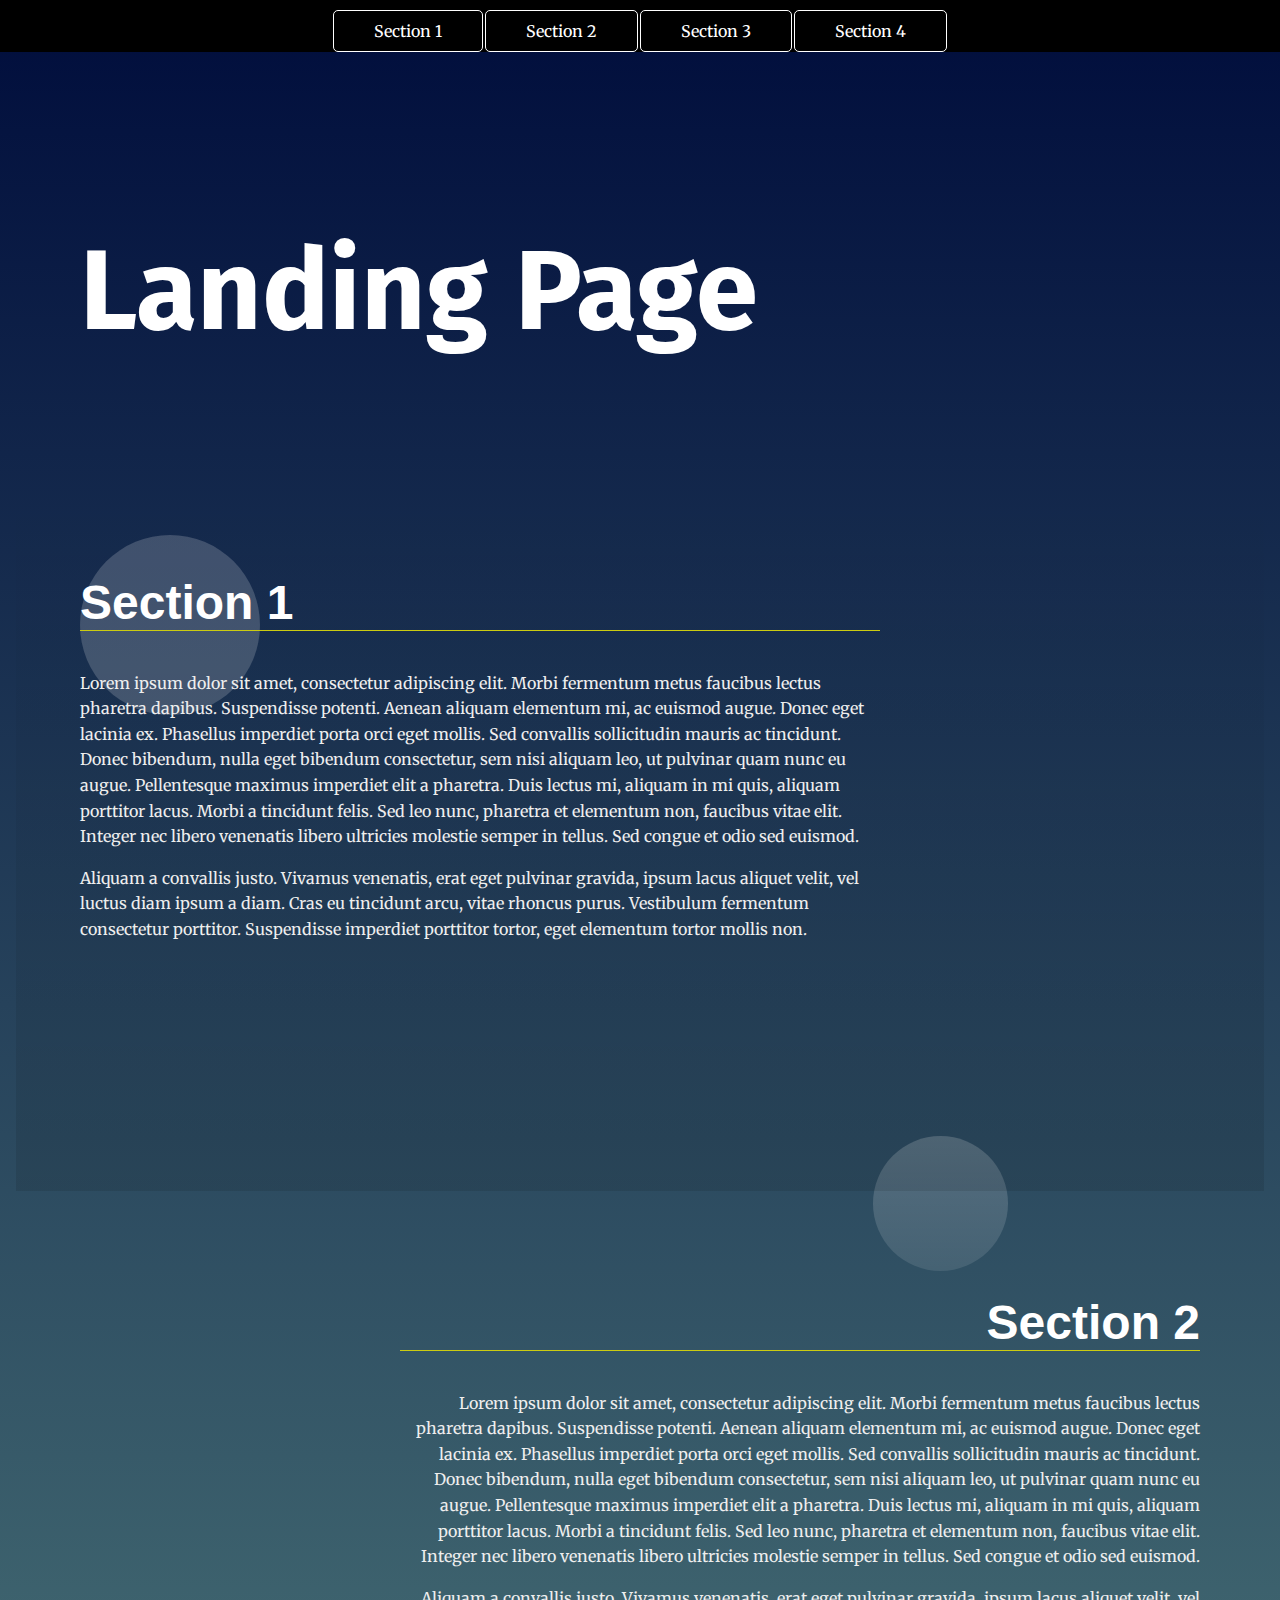
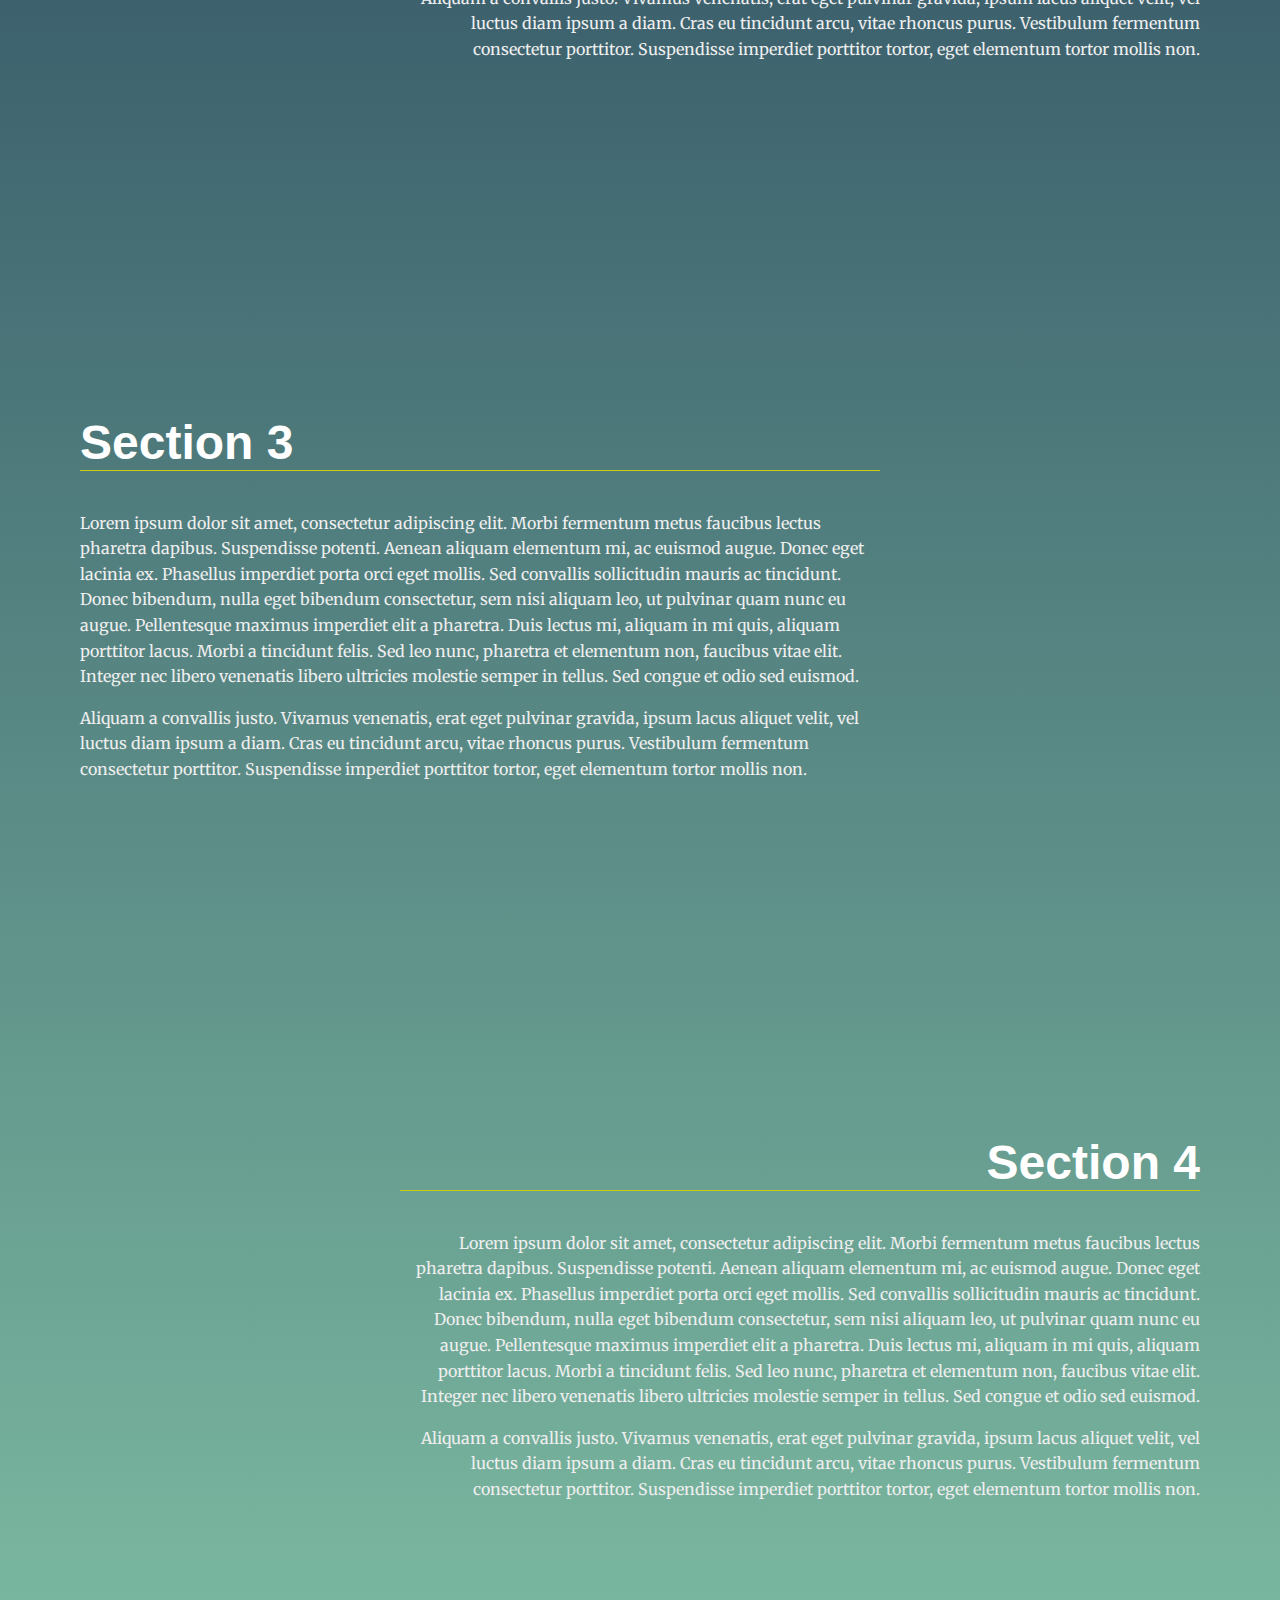
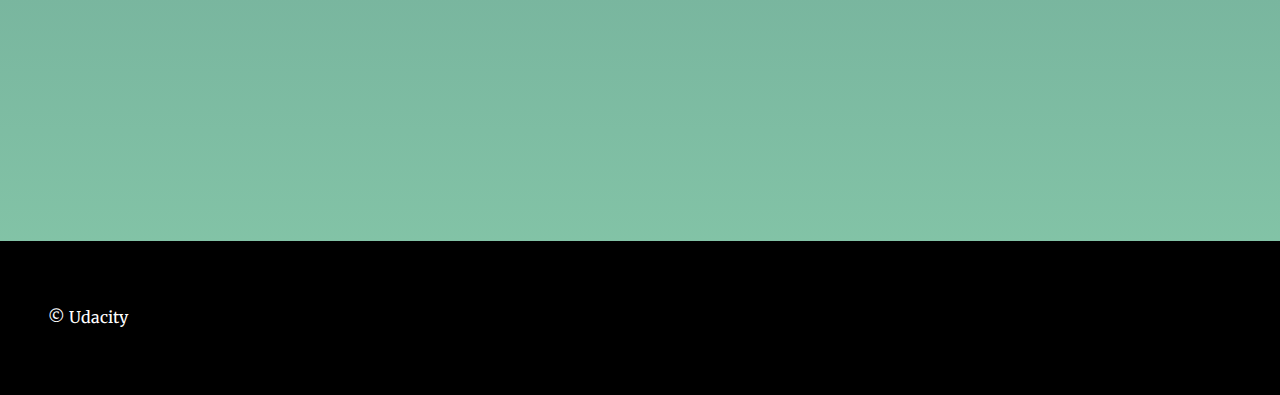
<file: LandingPageProject/index.html>
<!DOCTYPE >
<html lang="en">
<head>
  <meta charset="UTF-8">
  <meta name="viewport" content="width=device-width, initial-scale=1.0">
  <meta http-equiv="X-UA-Compatible" content="ie=edge">
  <title>Manipulating the DOM</title>
  <!-- Load Google Fonts -->
  <link href="https://fonts.googleapis.com/css?family=Fira+Sans:900|Merriweather&display=swap" rel="stylesheet">  <!-- Load Styles -->
  <link href="css/styles.css" rel="stylesheet">
  <script src="js/app.js" defer></script>
</head>
<body> 
  <!-- HTML Follows BEM naming conventions 
  IDs are only used for sections to connect menu achors to sections -->
  <header class="page__header">
    <nav class="navbar__menu">
      <!-- Navigation starts as empty UL that will be populated with JS -->
      <ul id="navbar__list"></ul>
    </nav>
  </header>
  <main>
    
    <header class="main__hero">
      <h1>Landing Page </h1>
    </header>
    <!-- Each Section has an ID (used for the anchor) and 
    a data attribute that will populate the li node.
    Adding more sections will automatically populate nav.
    The first section is set to active class by default -->
    <section id="section1" data-nav="Section 1" class="your-active-class">
      <div class="landing__container">
        <h2>Section 1</h2>
        <p>Lorem ipsum dolor sit amet, consectetur adipiscing elit. Morbi fermentum metus faucibus lectus pharetra dapibus. Suspendisse potenti. Aenean aliquam elementum mi, ac euismod augue. Donec eget lacinia ex. Phasellus imperdiet porta orci eget mollis. Sed convallis sollicitudin mauris ac tincidunt. Donec bibendum, nulla eget bibendum consectetur, sem nisi aliquam leo, ut pulvinar quam nunc eu augue. Pellentesque maximus imperdiet elit a pharetra. Duis lectus mi, aliquam in mi quis, aliquam porttitor lacus. Morbi a tincidunt felis. Sed leo nunc, pharetra et elementum non, faucibus vitae elit. Integer nec libero venenatis libero ultricies molestie semper in tellus. Sed congue et odio sed euismod.</p>

        <p>Aliquam a convallis justo. Vivamus venenatis, erat eget pulvinar gravida, ipsum lacus aliquet velit, vel luctus diam ipsum a diam. Cras eu tincidunt arcu, vitae rhoncus purus. Vestibulum fermentum consectetur porttitor. Suspendisse imperdiet porttitor tortor, eget elementum tortor mollis non.</p>
      </div>
    </section>
    <section id="section2" data-nav="Section 2">
      <div class="landing__container">
        <h2>Section 2</h2>
        <p>Lorem ipsum dolor sit amet, consectetur adipiscing elit. Morbi fermentum metus faucibus lectus pharetra dapibus. Suspendisse potenti. Aenean aliquam elementum mi, ac euismod augue. Donec eget lacinia ex. Phasellus imperdiet porta orci eget mollis. Sed convallis sollicitudin mauris ac tincidunt. Donec bibendum, nulla eget bibendum consectetur, sem nisi aliquam leo, ut pulvinar quam nunc eu augue. Pellentesque maximus imperdiet elit a pharetra. Duis lectus mi, aliquam in mi quis, aliquam porttitor lacus. Morbi a tincidunt felis. Sed leo nunc, pharetra et elementum non, faucibus vitae elit. Integer nec libero venenatis libero ultricies molestie semper in tellus. Sed congue et odio sed euismod.</p>

        <p>Aliquam a convallis justo. Vivamus venenatis, erat eget pulvinar gravida, ipsum lacus aliquet velit, vel luctus diam ipsum a diam. Cras eu tincidunt arcu, vitae rhoncus purus. Vestibulum fermentum consectetur porttitor. Suspendisse imperdiet porttitor tortor, eget elementum tortor mollis non.</p>
      </div>
    </section>
    <section id="section3" data-nav="Section 3">
      <div class="landing__container">
        <h2>Section 3</h2>
        <p>Lorem ipsum dolor sit amet, consectetur adipiscing elit. Morbi fermentum metus faucibus lectus pharetra dapibus. Suspendisse potenti. Aenean aliquam elementum mi, ac euismod augue. Donec eget lacinia ex. Phasellus imperdiet porta orci eget mollis. Sed convallis sollicitudin mauris ac tincidunt. Donec bibendum, nulla eget bibendum consectetur, sem nisi aliquam leo, ut pulvinar quam nunc eu augue. Pellentesque maximus imperdiet elit a pharetra. Duis lectus mi, aliquam in mi quis, aliquam porttitor lacus. Morbi a tincidunt felis. Sed leo nunc, pharetra et elementum non, faucibus vitae elit. Integer nec libero venenatis libero ultricies molestie semper in tellus. Sed congue et odio sed euismod.</p>

        <p>Aliquam a convallis justo. Vivamus venenatis, erat eget pulvinar gravida, ipsum lacus aliquet velit, vel luctus diam ipsum a diam. Cras eu tincidunt arcu, vitae rhoncus purus. Vestibulum fermentum consectetur porttitor. Suspendisse imperdiet porttitor tortor, eget elementum tortor mollis non.</p>
      </div>
    </section>
    <section id="section4" data-nav="Section 4">
      <div class="landing__container">
        <h2>Section 4</h2>
        <p>Lorem ipsum dolor sit amet, consectetur adipiscing elit. Morbi fermentum metus faucibus lectus pharetra dapibus. Suspendisse potenti. Aenean aliquam elementum mi, ac euismod augue. Donec eget lacinia ex. Phasellus imperdiet porta orci eget mollis. Sed convallis sollicitudin mauris ac tincidunt. Donec bibendum, nulla eget bibendum consectetur, sem nisi aliquam leo, ut pulvinar quam nunc eu augue. Pellentesque maximus imperdiet elit a pharetra. Duis lectus mi, aliquam in mi quis, aliquam porttitor lacus. Morbi a tincidunt felis. Sed leo nunc, pharetra et elementum non, faucibus vitae elit. Integer nec libero venenatis libero ultricies molestie semper in tellus. Sed congue et odio sed euismod.</p>

        <p>Aliquam a convallis justo. Vivamus venenatis, erat eget pulvinar gravida, ipsum lacus aliquet velit, vel luctus diam ipsum a diam. Cras eu tincidunt arcu, vitae rhoncus purus. Vestibulum fermentum consectetur porttitor. Suspendisse imperdiet porttitor tortor, eget elementum tortor mollis non.</p>
      </div>
    </section>
  </main>
  <footer class="page__footer">
    <p>&copy Udacity</p>
  </footer>

</body>
</html>
</file>
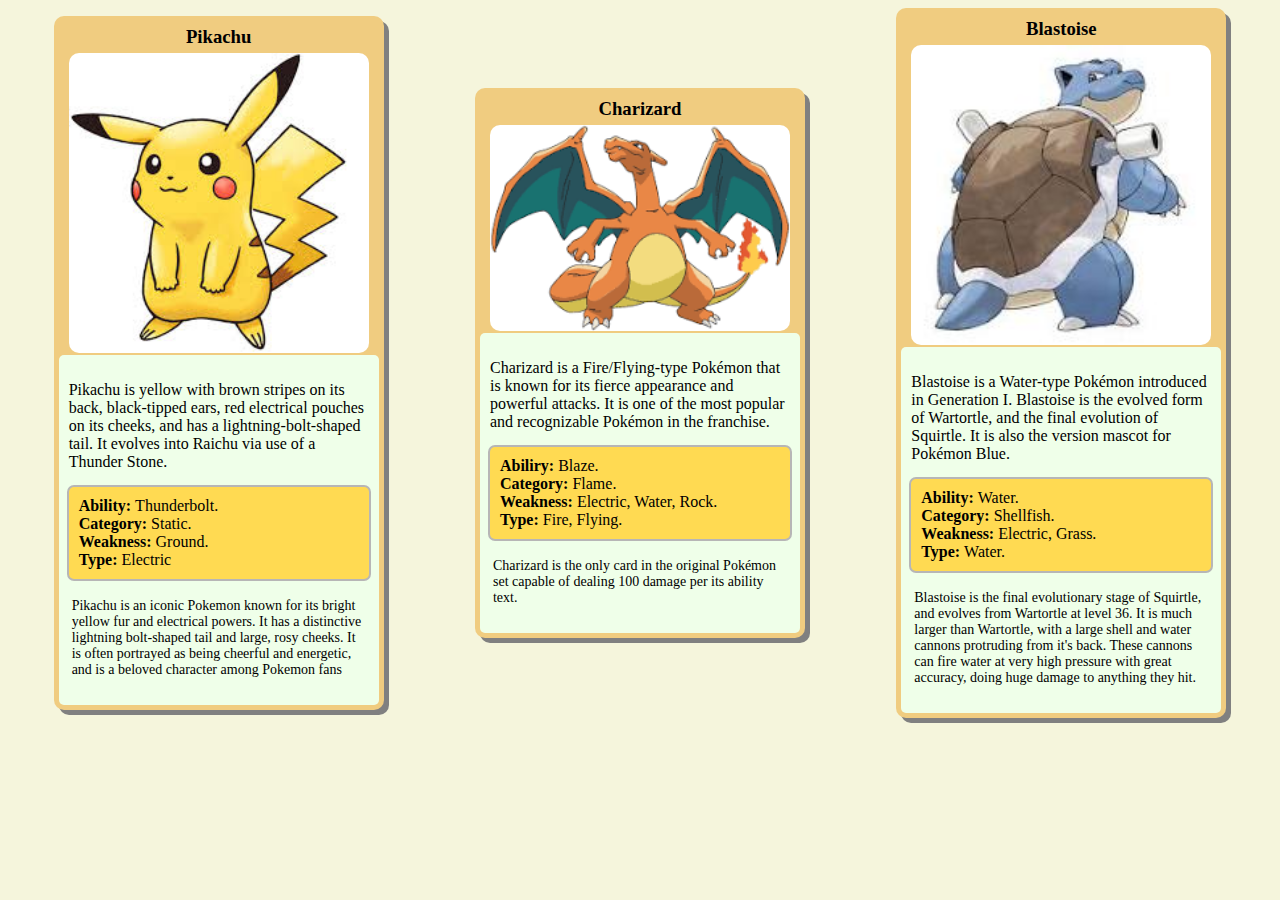
<file: AnimalTradingCards/card.html>
<!DOCTYPE html>
<html>
<head>
	<meta charset="utf-8">
	<title>Animal Trading Cards</title>
	<link rel="stylesheet" href="style.css">
</head>
<body>

	<!--First Card-->
	<div class="outer-container">
		<!-- your favorite animal's name goes here -->
		<h3 class="animal-name">Pikachu</h3>
		<!-- your favorite animal's image goes here -->
		<img src="placeholder.png" alt="name of my animal: Pikachu">
		<div class="desc-container">
			<!-- your favorite animal's interesting fact goes here -->
			<p class="animal-fact">Pikachu is yellow with brown stripes on its back, black-tipped ears, red electrical pouches on its cheeks, and has a lightning-bolt-shaped tail. It evolves into Raichu via use of a Thunder Stone.</p>
			<ul class="list-items">
				<!-- your favorite animal's list items go here -->
				<li><span>Ability: </span>Thunderbolt.</li>
				<li><span>Category: </span>Static.</li>
				<li><span>Weakness: </span>Ground.</li>
				<li><span>Type: </span>Electric</li>
			</ul>
			<!-- your favorite animal's description goes here -->
			<p class="description">Pikachu is an iconic Pokemon known for its bright yellow fur and electrical powers. It has a distinctive lightning bolt-shaped tail and large, rosy cheeks. It is often portrayed as being cheerful and energetic, and is a beloved character among Pokemon fans</p>
		</div>
	</div>

<!--Second card-->

<div class="outer-container">
	<!-- your favorite animal's name goes here -->
	<h3 class="animal-name">Charizard</h3>
	<!-- your favorite animal's image goes here -->
	<img src="placeholder2.png" alt="name of my animal: Charizard">
	<div class="desc-container">
		<!-- your favorite animal's interesting fact goes here -->
		<p class="animal-fact">Charizard is a Fire/Flying-type Pokémon that is known for its fierce appearance and powerful attacks. It is one of the most popular and recognizable Pokémon in the franchise.</p>
		<ul class="list-items">
			<!-- your favorite animal's list items go here -->
			<li><span>Abiliry: </span>Blaze.</li>
			<li><span>Category: </span>Flame.</li>
			<li><span>Weakness: </span>Electric, Water, Rock.</li>
			<li><span>Type: </span>Fire, Flying.</li>
		</ul>
		<!-- your favorite animal's description goes here -->
		<p class="description">Charizard is the only card in the original Pokémon set capable of dealing 100 damage per its ability text.</p>
	</div>
</div>

<!--Third card-->

<div class="outer-container">
	<!-- your favorite animal's name goes here -->
	<h3 class="animal-name">Blastoise</h3>
	<!-- your favorite animal's image goes here -->
	<img src="placeholder3.png" alt="name of my animal: Blastoise">
	<div class="desc-container">
		<!-- your favorite animal's interesting fact goes here -->
		<p class="animal-fact">Blastoise is a Water-type Pokémon introduced in Generation I. Blastoise is the evolved form of Wartortle, and the final evolution of Squirtle. It is also the version mascot for Pokémon Blue.</p>
		<ul class="list-items">
			<!-- your favorite animal's list items go here -->
			<li><span>Ability: </span>Water.</li>
			<li><span>Category: </span>Shellfish.</li>
			<li><span>Weakness: </span>Electric, Grass.</li>
			<li><span>Type: </span>Water.</li>
		</ul>
		<!-- your favorite animal's description goes here -->
		<p class="description">
			Blastoise is the final evolutionary stage of Squirtle, and evolves from Wartortle at level 36. It is much larger than Wartortle, with a large shell and water cannons protruding from it's back. These cannons can fire water at very high pressure with great accuracy, doing huge damage to anything they hit.</p>
	</div>
</div>

</body>
</html>
</file>
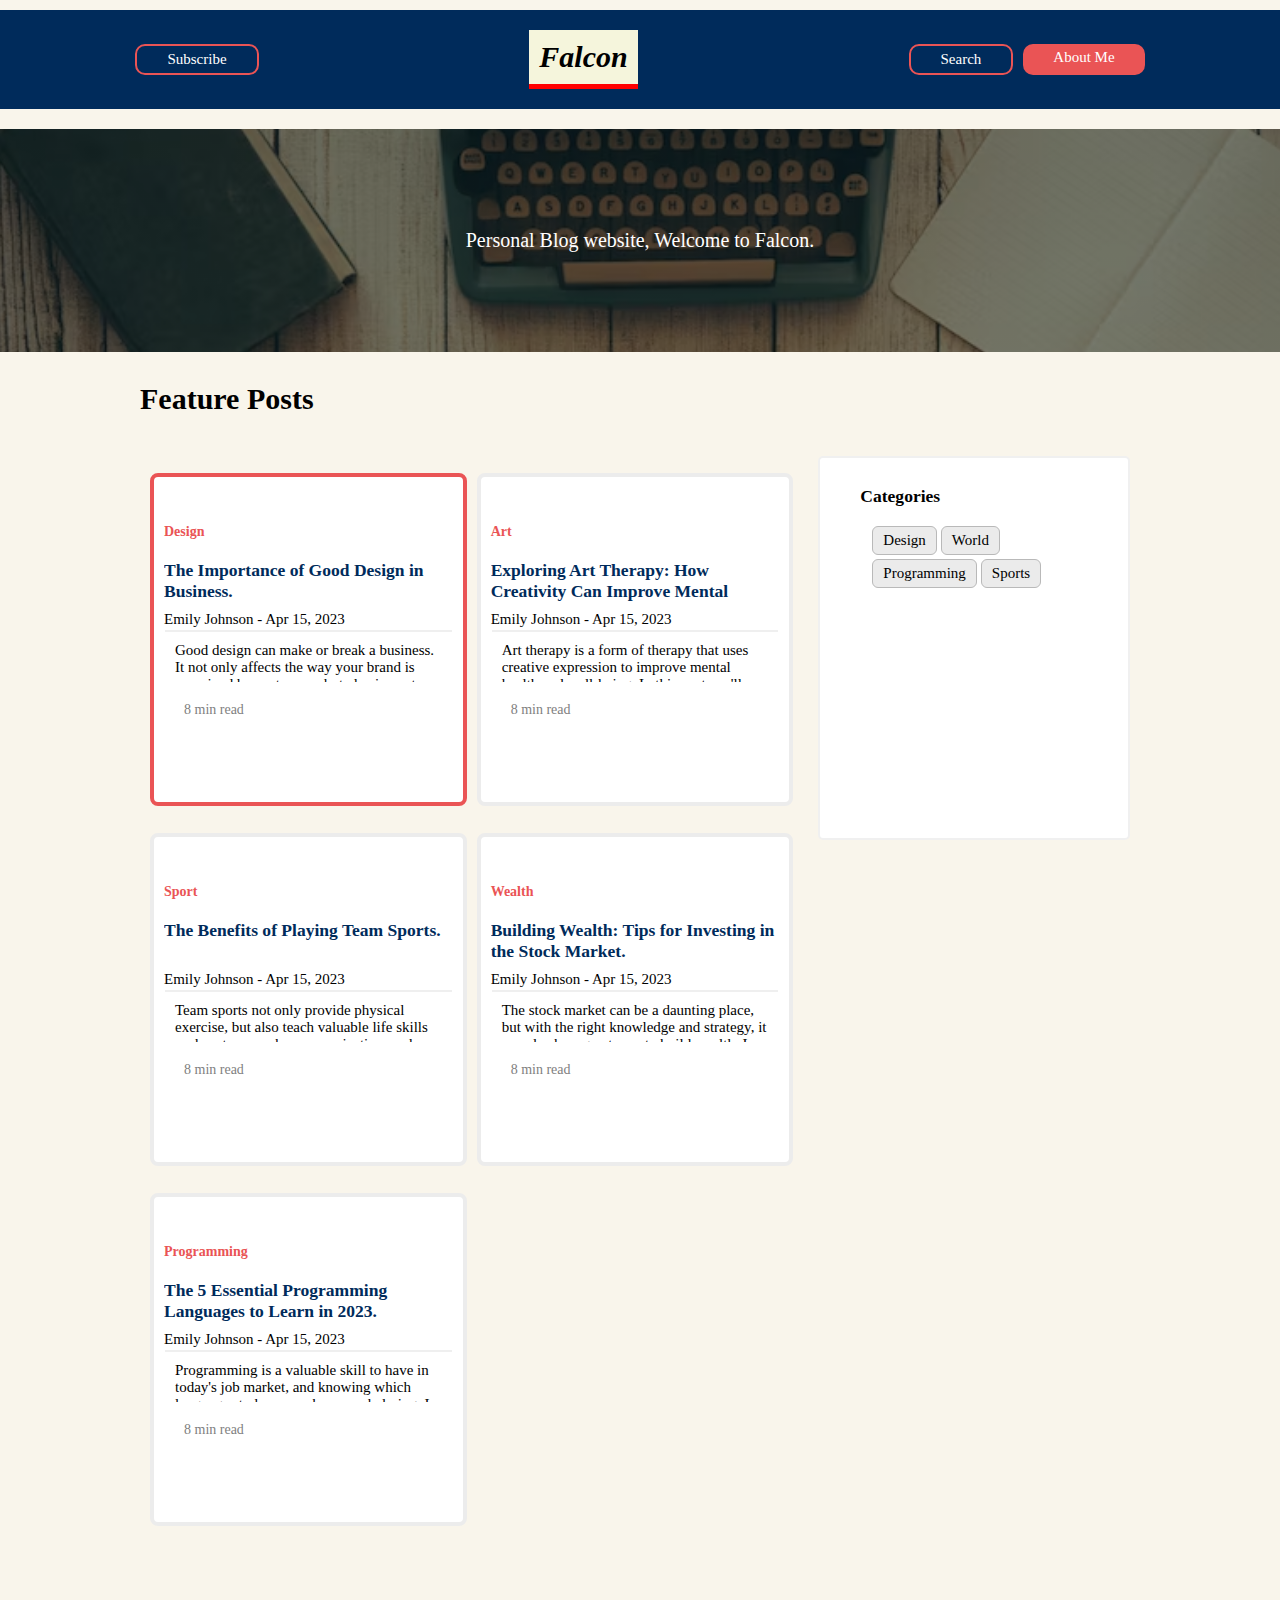
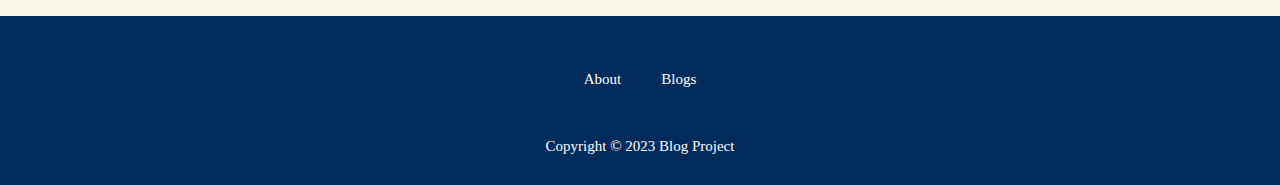
<file: BlogProject/homepage.html>
<!DOCTYPE html>
<html lang="en">

<head>
  <meta charset="UTF-8">
  <meta http-equiv="X-UA-Compatible" content="IE=edge">
  <meta name="viewport" content="width=device-width, initial-scale=1.0">
  <title>Falcon Personal Blog Website</title>
  <link rel="stylesheet" href="styles/main.css">

</head>

<body>
  <header>
    <p class="nav-link sub-link"><a href="assets/errorpage.html" alt="Subscribe button">Subscribe</a></p>
    <h1 class="nav-link nav-logo">Falcon</h1>
    <div class="nav-btns">
      <p class="nav-link srch-box"><a href="assets/errorpage.html" alt="search button">Search</a></p>
      <p class="nav-link aboutMe"><a href="assets/profilepage.html" alt="About me button">About Me</a></p>
    </div>

  </header>
  <div class="headline">
    <p class="headline-img">Personal Blog website, Welcome to Falcon.</p>
  </div>
  <div class="feature-title">
    <h1>Feature Posts</h1>
  </div>
  <main class="main-container">

    <div class="article-column">
      <div class="read-btn"><a href="assets/articlepage.html" alt="blog post title">
          <div id="ex-post" class="post-container">

            <h4 class="post-tag">Design</h4>
            <h3 class="post-title">The Importance of Good Design in Business.</h3>
            <p class="auth-date">Emily Johnson - Apr 15, 2023</p>
            <p class="parg-container">Good design can make or break a business. It not only affects the way your brand
              is
              perceived by customers, but also impacts the functionality and usability of your products or services. In
              this
              post, we'll discuss the importance of good design in business and how it can set you apart from the
              competition.
            </p>
            <p class="rdt">8 min read</p>
        </a></div>
    </div> <!-- End of post column -->
    <!-- ------------------ -->
    <div class="read-btn"><a href="assets/errorpage.html" alt="post title">
        <div class="post-container">

          <h4 class="post-tag">Art</h4>
          <h3 class="post-title">Exploring Art Therapy: How Creativity Can Improve Mental Health.</h3>
          <p class="auth-date">Emily Johnson - Apr 15, 2023</p>

          <p class="parg-container">Art therapy is a form of therapy that uses creative expression to improve mental
            health and well-being. In this post, we'll delve into the benefits of art therapy and how it can help
            individuals with a variety of mental health conditions
          </p>
          <p class="rdt">8 min read</p>
      </a></div>
    </div> <!-- End of post column -->


    <div class="read-btn"><a href="assets/errorpage.html" alt="post title">
        <div class="post-container">

          <h4 class="post-tag">Sport</h4>
          <h3 class="post-title">The Benefits of Playing Team Sports.</h3>
          <p class="auth-date">Emily Johnson - Apr 15, 2023</p>

          <p class="parg-container">Team sports not only provide physical exercise, but also teach valuable life skills
            such as teamwork, communication, and leadership. In this post, we'll explore the benefits of playing team
            sports and why you should consider joining a team.
          </p>
          <p class="rdt">8 min read</p>
      </a></div>
    </div> <!-- End of post column -->



    <div class="read-btn"><a href="assets/errorpage.html" alt="post title">
        <div class="post-container">

          <h4 class="post-tag">Wealth</h4>
          <h3 class="post-title">Building Wealth: Tips for Investing in the Stock Market.</h3>
          <p class="auth-date">Emily Johnson - Apr 15, 2023</p>

          <p class="parg-container">The stock market can be a daunting place, but with the right knowledge and strategy,
            it can also be a great way to build wealth. In this post, we'll provide tips for investing in the stock
            market and building your portfolio.
          </p>
          <p class="rdt">8 min read</p>
      </a></div>
    </div> <!-- End of post column -->


    <div class="read-btn"><a href="assets/errorpage.html" alt="post title">
        <div class="post-container">

          <h4 class="post-tag">Programming</h4>
          <h3 class="post-title">The 5 Essential Programming Languages to Learn in 2023.</h3>
          <p class="auth-date">Emily Johnson - Apr 15, 2023</p>

          <p class="parg-container">Programming is a valuable skill to have in today's job market, and knowing which
            languages to learn can be overwhelming. In this post, we'll highlight five essential programming languages
            to learn in 2023 and why they're important.
          </p>
          <p class="rdt">8 min read</p>
      </a></div>
    </div> <!-- End of post column -->

    </div> <!-- end of article column -->
    <!-- --------------------------------------- -->
    <div class="aside-column">
      <h3>Categories</h3>
      <ul>
        <li>Design</li>
        <li>World</li>
        <li>Programming</li>
        <li>Sports</li>
      </ul>
    </div>
    <!-- --------------------------------------- -->
  </main>

  <footer class="footer-container">
    <div class="footer-links">
      <ul>
        <li><a href="assets/profilepage.html" alt="link to about page">About</a></li>
        <li><a href="homepage.html" alt="link to blog or home page">Blogs</a></li>
      </ul>
    </div>
    <div class="footer-copy">
      <p>Copyright &copy; 2023 Blog Project</p>
    </div>
  </footer>

</body>

</html>
</file>
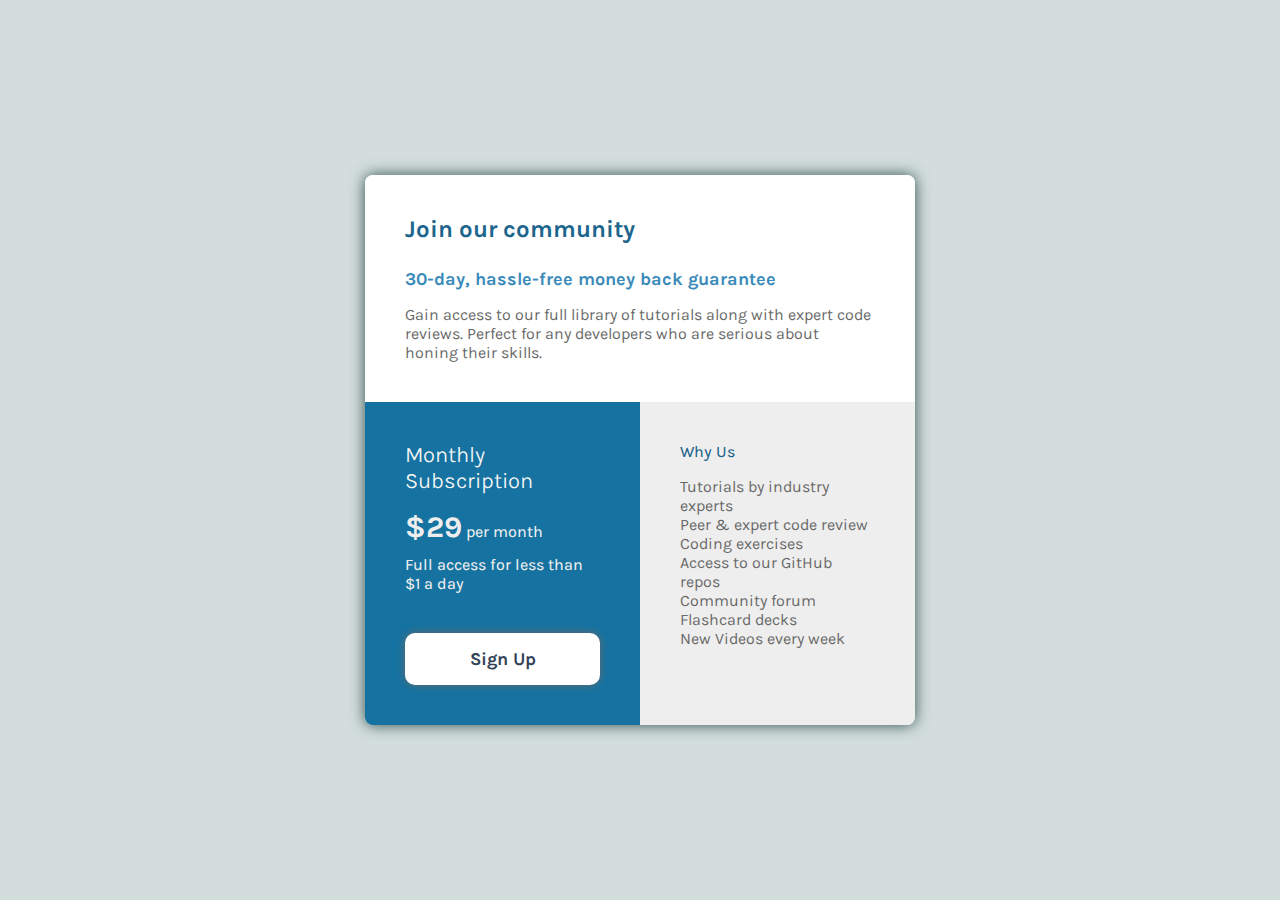
<file: PracticeProjects/PriceCardGrid.html>
<!DOCTYPE html>
<html lang="en" dir="ltr">
  <head>
    <meta charset="utf-8">
    <link rel="stylesheet" type="text/css" href="style.css">

    <title>Single Price Grid Component.</title>
  </head> 
  <body>
    <!-- full container -->
<section>
  <div class="container">

    <!-- top container -->
      <div class="item top">
        <h2>Join our community</h2>
        <h3>30-day, hassle-free money back guarantee</h3>
        <p>Gain access to our full library of tutorials along with expert code reviews. Perfect for any developers who are serious about honing their skills.</p>
      </div>

      <div class="item left">
          <h3>Monthly Subscription</h3>
          <p><span>&dollar;29</span> per month</p>
          <p>Full access for less than &dollar;1 a day</p>
          <a href="#" type="button" class="button">Sign Up</a>
      </div>

      <div class="item right">
          <h3>Why Us</h3>
          <p>Tutorials by industry experts<br>
            Peer &amp; expert code review<br>
            Coding exercises<br>
            Access to our GitHub repos<br>
            Community forum<br>
            Flashcard decks<br>
            New Videos every week

          </p>
      </div>
    </div>
</section>


  </body>
</html>
</file>
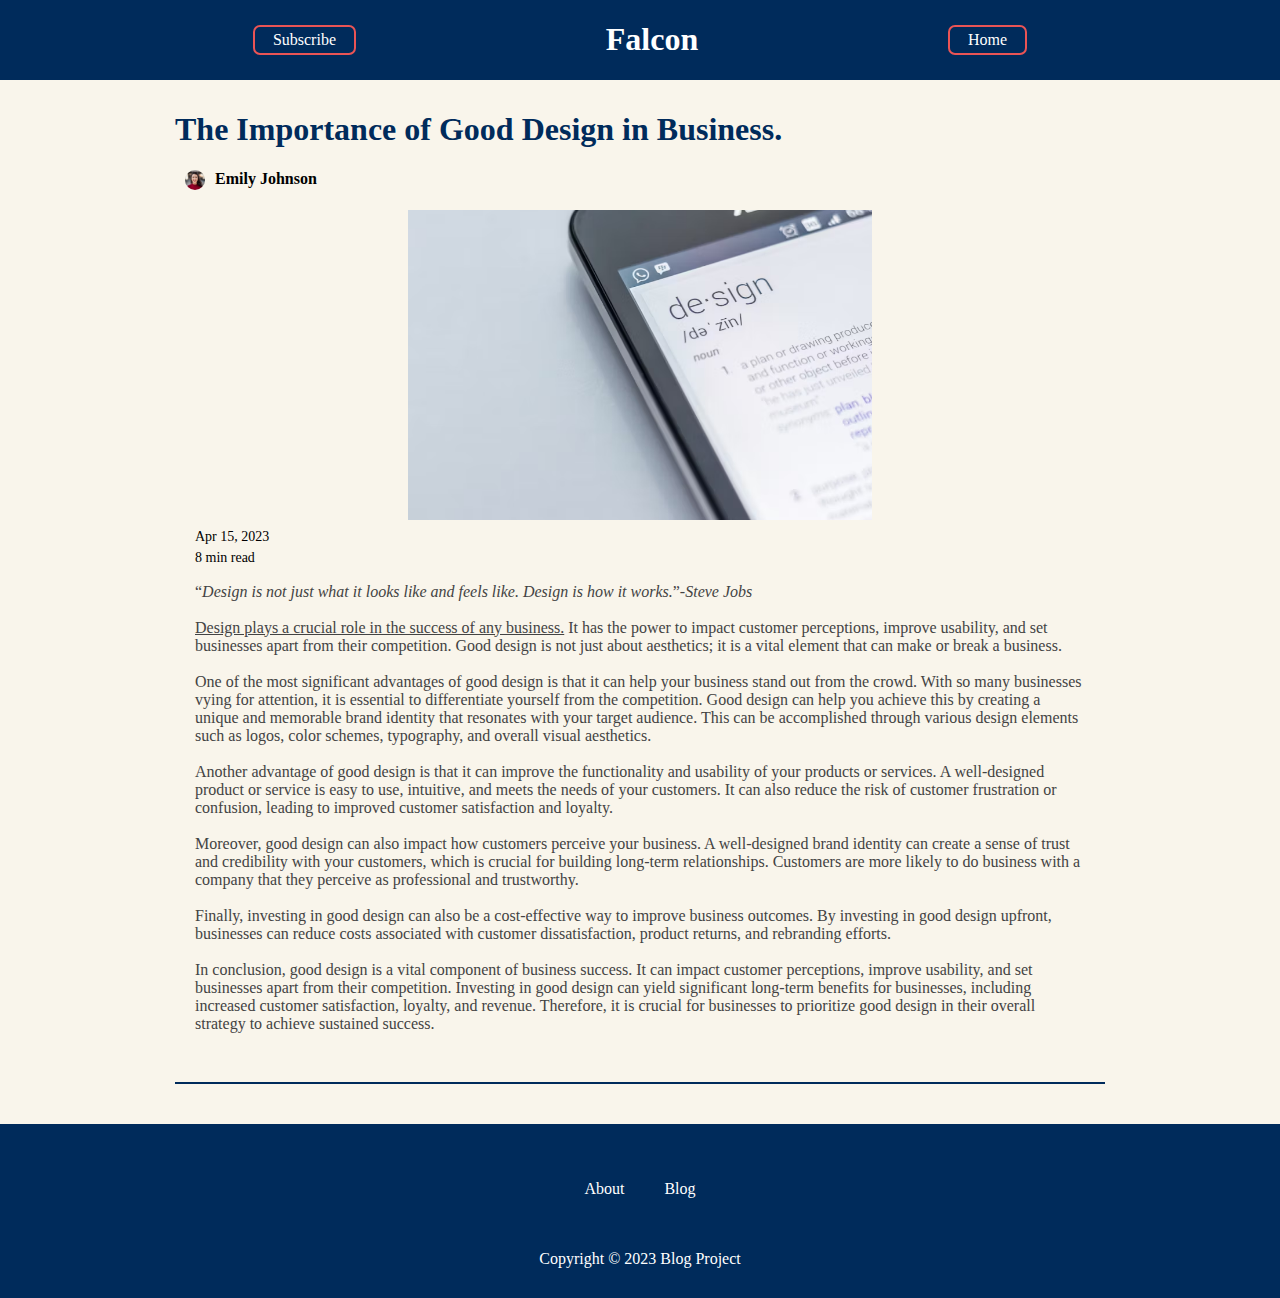
<file: BlogProject/assets/articlepage.html>
<!DOCTYPE html>
<html lang="en">

<head>
  <meta charset="UTF-8">
  <meta http-equiv="X-UA-Compatible" content="IE=edge">
  <meta name="viewport" content="width=device-width, initial-scale=1.0">
  <title>Post title</title>
  <link rel="stylesheet" href="../styles/postmain.css">
</head>

<body>
  <header>
    <div class="header-container">
      <p class="nav-link sub-link"><a href="../assets/errorpage.html">Subscribe</a></p>
      <h1 class="nav-logo">Falcon</h1>
      <p class="home-btn"><a href="../homepage.html" alt="back to homepage button">Home</a></p>
    </div>
  </header>
  <main class="main-container">

    <div class="article-column">

      <div class="post-container">
        <h1 class="post-title">The Importance of Good Design in Business.</h1>
        <h4 class="author"><img src="../image/profile.png" alt="author image">Emily Johnson</h4>
        <div class="art-img">
          <img src="../image/imgarticle.png" alt="design definition image">
        </div>
        <p class="date">Apr 15, 2023</p>
        <p class="rdt">8 min read</p>
        <p class="parg-container">
          <q><i>Design is not just what it looks like and feels like. Design is how it works.</q>-Steve Jobs</i><br><br>
          <u>Design plays a crucial role in the success of any business.</u> It has the power to impact customer perceptions,
          improve usability, and set businesses apart from their competition. Good design is not just about aesthetics;
          it is a vital element that can make or break a business. <br><br>

          One of the most significant advantages of good design is that it can help your business stand out from the
          crowd. With so many businesses vying for attention, it is essential to differentiate yourself from the
          competition. Good design can help you achieve this by creating a unique and memorable brand identity that
          resonates with your target audience. This can be accomplished through various design elements such as logos,
          color schemes, typography, and overall visual aesthetics.<br><br>

          Another advantage of good design is that it can improve the functionality and usability of your products or
          services. A well-designed product or service is easy to use, intuitive, and meets the needs of your customers.
          It can also reduce the risk of customer frustration or confusion, leading to improved customer satisfaction
          and loyalty.<br><br>

          Moreover, good design can also impact how customers perceive your business. A well-designed brand identity can
          create a sense of trust and credibility with your customers, which is crucial for building long-term
          relationships. Customers are more likely to do business with a company that they perceive as professional and
          trustworthy.<br><br>

          Finally, investing in good design can also be a cost-effective way to improve business outcomes. By investing
          in good design upfront, businesses can reduce costs associated with customer dissatisfaction, product returns,
          and rebranding efforts.<br><br>

          In conclusion, good design is a vital component of business success. It can impact customer perceptions,
          improve usability, and set businesses apart from their competition. Investing in good design can yield
          significant long-term benefits for businesses, including increased customer satisfaction, loyalty, and
          revenue. Therefore, it is crucial for businesses to prioritize good design in their overall strategy to
          achieve sustained success.<br><br>
        </p>
        <p class="end-parg"></p>

      </div> <!-- End of post column -->
      <!-- ------------------ -->
  </main>

  <footer class="footer-container">
    <div class="footer-links">
      <ul>
        <li><a href="../assets/profilepage.html">About</a></li>
        <li><a href="../homepage.html">Blog</a></li>
      </ul>
    </div>
    <div class="footer-copy">
      <p>Copyright &copy; 2023 Blog Project</p>
    </div>
  </footer>

</body>

</html>
</file>
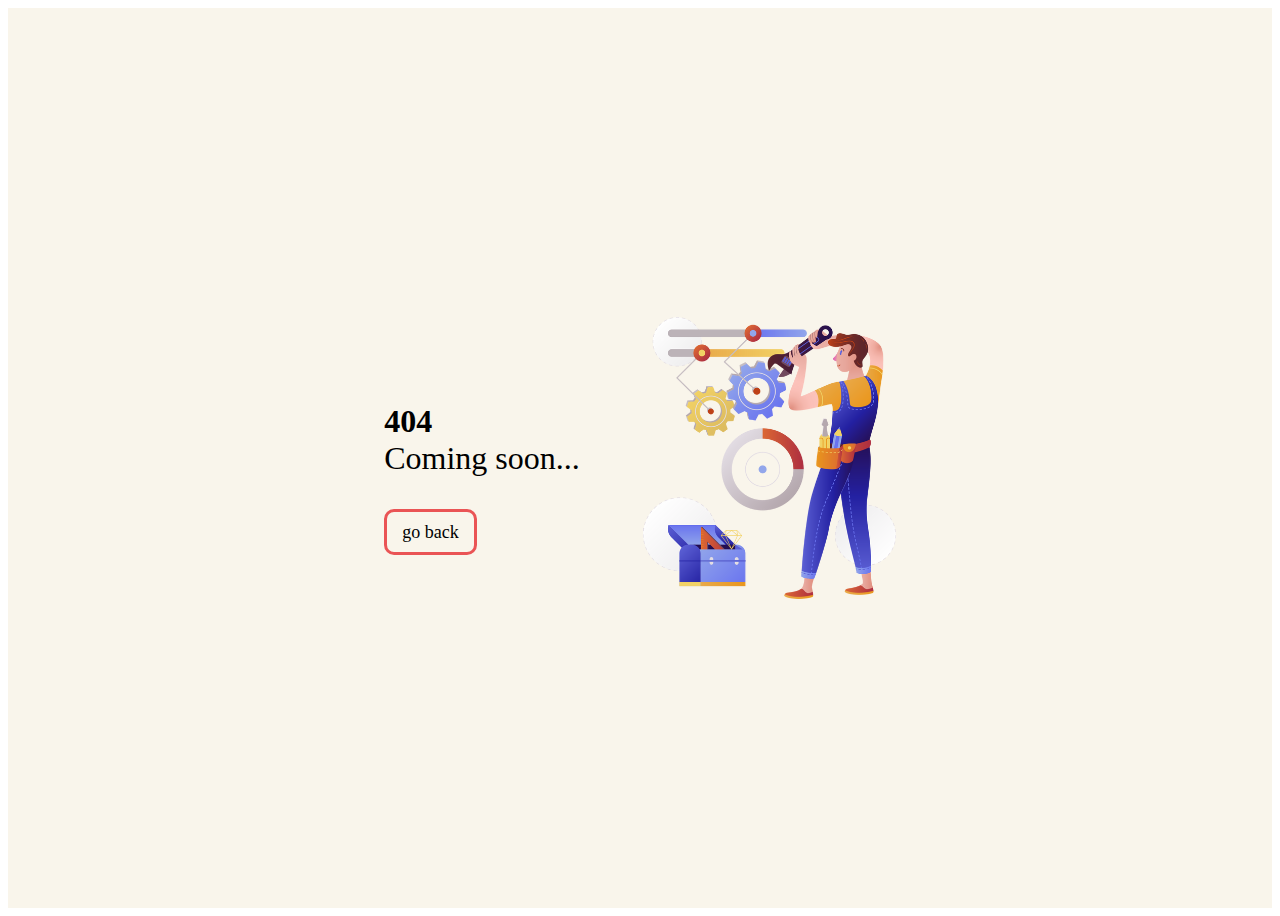
<file: BlogProject/assets/errorpage.html>
<!DOCTYPE html>
<html lang="en">

<head>
    <meta charset="UTF-8">
    <meta http-equiv="X-UA-Compatible" content="IE=edge">
    <meta name="viewport" content="width=device-width, initial-scale=1.0">
    <link rel="stylesheet" href="../styles/errorpage.css">
    <title>404 Page</title>
</head>

<body>
    <div class="container">
        <div class="text">

            <p><strong>404</strong><br>Coming soon...</p>
            <a href="../homepage.html" alt="link to go back">go back</a>
        </div>
        <img src="../image/settings.png" alt="constucting image">
    </div>
</body>

</html>
</file>
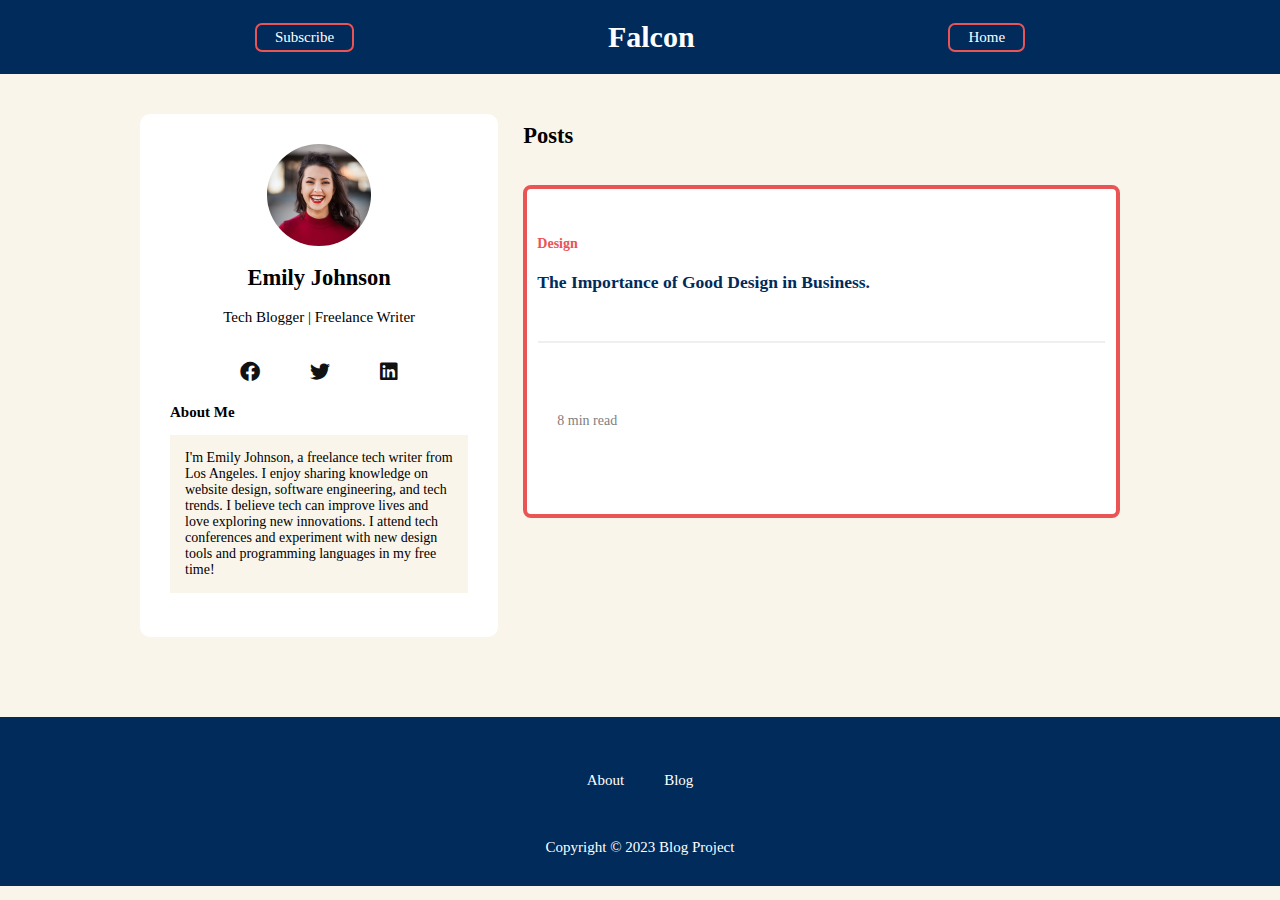
<file: BlogProject/assets/profilepage.html>
<!DOCTYPE html>
<html lang="en">

<head>
    <meta charset="UTF-8">
    <meta http-equiv="X-UA-Compatible" content="IE=edge">
    <meta name="viewport" content="width=device-width, initial-scale=1.0">
    <link rel="stylesheet" href="../styles/profilemain.css">
    <link rel="stylesheet" href="https://cdnjs.cloudflare.com/ajax/libs/font-awesome/6.0.0-beta3/css/all.min.css">
    <title>Author Info</title>
</head>

<body>
            <!--HEADER SECTION-->
    <header>
        <div class="header-container">
            <p class="nav-link sub-link"><a href="../assets/errorpage.html">Subscribe</a></p>
            <h1 class="nav-logo">Falcon</h1>
            <p class="home-btn"><a href="../homepage.html" alt="back to homepage button">Home</a></p>
        </div>
    </header>
            <!--CONTENT SECTION-->

    <div class="main-container">
        <!-- LEFT column -->
        <div class="author-info">
            <img src="../image/profile.png" alt="Author profile image">
            <h2 class="auth-name">Emily Johnson</h2>
            <p class="title">Tech Blogger | Freelance Writer</p>
            <div class="social-sharing">
                <div class="media-icons">
                    <a href="../assets/errorpage.html"><i class="fab fa-facebook"></i></a>
                    <a href="../assets/errorpage.html"><i class="fab fa-twitter"></i></a>
                    <a href="../assets/errorpage.html"><i class="fab fa-linkedin"></i></a>
                </div>
            </div>

            <div class="bio-container">
                <h4>About Me</h4>
                <p>I'm Emily Johnson, a freelance tech writer from Los Angeles. I enjoy sharing knowledge on website
                    design, software engineering, and tech trends. I believe tech can improve lives and love exploring
                    new innovations. I attend tech conferences and experiment with new design tools and programming
                    languages in my free time!</p>
            </div>
        </div>
        <!--- RIGHT column --->
        <div class="author-posts">
            <h2>Posts</h2>
            <div class="read-btn"><a href="../assets/articlepage.html" alt="blog post title">
                <div id="ex-post" class="post-container">
      
                  <h4 class="post-tag">Design</h4>
                  <h3 class="post-title">The Importance of Good Design in Business.</h3>
                  <p class="auth-date">Emily Johnson - Apr 15, 2023</p>
                  <p class="parg-container">Good design can make or break a business. It not only affects the way your brand
                    is
                    perceived by customers, but also impacts the functionality and usability of your products or services. In
                    this
                    post, we'll discuss the importance of good design in business and how it can set you apart from the
                    competition.
                  </p>
                  <p class="rdt">8 min read</p>
              </a></div>
        </div>
    </div>

    </div>

            <!-- FOOTER SECTION-->
    <footer class="footer-container">
        <div class="footer-links">
            <ul>
                <li><a href="../assets/profilepage.html">About</a></li>
                <li><a href="../homepage.html">Blog</a></li>
            </ul>
        </div>
        <div class="footer-copy">
            <p>Copyright &copy; 2023 Blog Project</p>
        </div>
    </footer>
</body>

</html>
</file>
<file: AnimalTradingCards/style.css>
body {
    background-color: beige;
    display: flex;
}
.outer-container {
    display: flex;
    flex-wrap: wrap;
    background-color: rgb(240, 204, 128);
    margin: auto;
    width: 320px;
    padding: 5px;
    border-radius: 10px;
    box-shadow: 5px 5px grey;
}
.animal-name {
    font: bold;
    text-align: center;
    margin: auto;
    padding: 5px;
}
img {
    width: 300px;
    margin: auto;
    border-radius: 10px;
}
.desc-container {
    background-color: rgb(239, 255, 233);
    padding: 10px;
    border-radius: 5px;
    margin-top: 2px;
}
.animal-fact {
    padding: 10px auto;
    
}
span {
    font-weight: bold;
    line-height: 10px;
}
.list-items {
    list-style: none;
    background-color: rgb(255, 218, 82);
    padding: 10px;
    border-radius: 5px;
    font: normal 12px;
    box-shadow: 0 0 0 2px rgb(183, 182, 182);
}
.description {
    padding: 3px;
    font-size: 14px;
}
</file>
<file: BlogProject/styles/main.css>
@import url("header.css");
@import url("core.css");
@import url("footer.css");
@import url("responsive.css");
</file>
<file: PracticeProjects/style.css>
@import url('https://fonts.googleapis.com/css2?family=Karla:wght@400;700&display=swap');
html{
  font-family: 'Karla', sans-serif;
}

* { 
  margin: 0;
  padding: 0;
  box-sizing: border-box;
}

section{
  min-height: 100vh;
  width: 100%;
  display: flex;
  align-items: center;
  justify-content: center;
  padding: 100px 30px;
  background-color: #D3DEDC;
}

/* mobile version */
.container {
  display: grid;
  grid-template-columns: 100%;
  max-width: 550px;
  margin: 0 auto;
  border-radius: 8px;
  box-shadow: 0px 0px 15px darkslategray;
  overflow: hidden;
}

.item {
  padding: 40px;
}
.top {
  background-color: white;
}

.top h2 {
  color: #1C658C;
  font-weight: 700;
  font-size: 24px;
  margin-bottom: 25px;
}

.top h3 {
  color: #398AB9;
  font-weight: 700px;
  font-size: 18px;
  margin-bottom: 15px;
}

.top p {
  color: dimgray;
  font-size: 16px;
}

.left {
  background-color: #1572A1;

}

.left h3{
  color: #F5F5F5;
  font-weight: 350;
  font-size: 22px;
  margin-bottom: 15px;
}
.left p {
  color: #EEEEEE;
  font-size: 16px;
  font-weight: 450;
  margin-bottom: 10px;

}
.left p span {
  font-size: 30px;
  font-weight: 700;
}
.left .button {
  font-size: 18px;
  font-weight: bold;
  text-align: center;
  width: 100%;
  padding: 15px;
  border-radius: 10px;
  background-color: white;
  display: inline-block;
  color: #334257;
  text-decoration: none;
  margin-top: 30px;
  font-weight: 700;
  box-shadow: 0 0 8px dimgrey;
}

.right {
  background-color: #EEEEEE;
}
.right h3 {
  color: #1C658C;
  font-weight: 450;
  font-size: 16px;
  margin-bottom: 16px;
}

.right p {
  color: dimgray;
  line-height: normal;
}

/* screen style for desktop  */

@media only screen and (min-width: 768px) {
  .container {
    grid-template-columns: 50% 50%;

  }
  /* only 1 column to appear on the top */
  /* 1 row 1 column and 2 and end with 3 */
  .top {
    grid-area: 1/ 1/ 2/ 3;
  }

  /* to say in grid row */
  .right .left {
    grid-row: 2;
  }
}





/* just comment */
</file>
<file: BlogProject/styles/postmain.css>
@import url("postheader.css");
@import url("posthome.css");
@import url("footer.css");
@import url("postresponsive.css");
</file>
<file: BlogProject/styles/errorpage.css>
.container {
  display: flex;
  justify-content: center;
  justify-items: center;
  align-items: center;
  background-color: #F9F5EB;
  height: 100vh;
  width: auto;
}

.text {
  font-size: 200%;
  padding-right: 5%;
}

.text a {
  padding: 10px 15px;
  font-size: 2vh;
  text-decoration: none;
  border: 3px solid #EA5455;
  border-radius: 10px;
  color: inherit;
}

.text a:hover {
  background-color: #EA5455;
  color: white;
}

img {
  width: 20%;
  height: auto;
}
</file>
<file: BlogProject/styles/profilemain.css>
@import url("postheader.css");
@import url("footer.css");
@import url("core.css");

.main-container {
    align-content: center;
    max-width: 1000px;
    display: flex;
  }
  .author-info {
    width:30%;
    margin-top: 30px;
    padding: 30px;
    background-color: white;
    height: 30%;
    border-radius: 10px;
  }
  .author-info img, .auth-name, .title {
    text-align: center;
  }
  .author-info img {
    width: 35%;
    display: block;
    margin: 0 auto;
    border-radius: 50%;
  }
  .bio-container {
    border-radius: 10px;
  }
  .bio-container h4 {
    margin: 0;
  }
  .bio-container p{
    background-color: #F9F5EB;
    font-size: 14px;
    padding: 15px;
  }
  .author-posts {
    width: 60%;
    padding: 20px;
  }

  .social-sharing {
    padding: 10px;
  }
  .media-icons {
    display: flex;
    justify-content: center;
     align-items: center;
     padding: 10px 0;
     margin: auto;
  }
  .media-icons a{
    position: relative;
    color: #111;
    font-size: 20px;
    transition: 0.3s;
    transition-property: transform;
  }
  .media-icons a:not(:last-child){
    margin-right: 40px;
  }
  .media-icons a:hover{
    color: red;
    transform: scale(1.5);
  }
</file>
<file: LandingPageProject/css/styles.css>
/*
 *
 * CSS written based on SMACSS architecture.
 * To learn more, visit: http://smacss.com/
 * 
 * For simplicity, no reset or normalize is added. 
 * To learn more, visit: https://css-tricks.com/reboot-resets-reasoning/
 *
*/


/* ---- Base Rules ---- */
body {
    background: rgb(136,203,171);
    background: linear-gradient(0deg, rgba(136,203,171,1) 0%, rgba(0,13,60,1) 100%);
    margin: 0;
    font-family: 'Merriweather', serif;
    color: #fff;
}


/* Typeography General*/
h1 {
    font-family: 'Fira Sans', sans-serif;
    font-size: 3em;
    margin: 2em 1rem;
}

@media only screen and (min-width: 35em){
    h1 {
        font-size: 7em;
        margin: 2em 4rem 1em;
    }
}

h2 {
    border-bottom: 1px solid #cc1;
    font-family: 'Oxygen', Sans-Serif;
    font-size: 3em;
    color: #fff;
}

p {
    line-height: 1.6em;
    color: #eee;
}

/* ---- Layout Rules ---- */
main {
    margin: 10vh 1em 10vh;
}

.main-hero {
    min-height: 40vh;
    padding-top: 3em;
}

section {
    position: relative;
    min-height: 80vh;
}


/* ---- Module Rules ---- */

/* Navigation Styles*/
.navbar__menu ul {
    padding-left: 0;
    margin: 0;
    text-align: center;
    background-color: #000;
    padding: 0 40px;
    padding-top: 10px;
}

.navbar__menu li {
    display: inline-block;
    margin: 0 1px;
    padding: 10px 40px;
    border: solid 1px white;
    border-radius: 5px;
}
.navbar__menu li:hover {
    background-color:darkcyan ;
    cursor: pointer;
}
.navbar__menu li.active {
    background-color:rgb(254, 250, 246) ;
    color: rgb(2, 14, 14) ;;
}
.navbar__menu .menu__link {
    display: block;
    padding: 1em;
    font-weight: bold;
    text-decoration: none;
    color: #000;
}

.navbar__menu .menu__link:hover {
    background: #333;
    color: #fff;
    transition: ease 0.3s all;
}

/* Header Styles */
.page__header {
    background: #fff;
    position: fixed;
    top: 0;
    width: 100%;
    z-index: 5;
}

/* Footer Styles */
.page__footer {
    background: #000;
    padding: 3em;
    color: #fff;
}

.page__footer p{
    color: #fff;
}


/* ---- Theme Rules ---- */
/* Landing Container Styles */
.landing__container {
    padding: 1em;
    text-align: left;
}

@media only screen and (min-width: 35em){
    .landing__container {
        max-width: 50em;
        padding: 4em;
    }
}

section:nth-of-type(even) .landing__container {
    margin-right: 0;
    margin-left: auto;
    text-align: right; 
}

/* Background Circles */
/* Note that background circles are created with psuedo elements before and after */
/* Circles appear to be random do to use of :nth-of-type psuedo class */
section:nth-of-type(odd) .landing__container::before {
    content: '';
    background: rgba(255, 255, 255, 0.187);
    position: absolute;
    z-index: -5;
    width: 20vh;
    height: 20vh;
    border-radius: 50%;
    opacity: 0;
    transition: ease 0.5s all;
}

section:nth-of-type(even) .landing__container::before {
    content: '';
    background: rgb(255,255,255);
    background: linear-gradient(0deg, rgba(255,255,255,.1) 0%, rgba(255,255,255,.2) 100%);
    position: absolute;
    top: 3em;
    right: 3em;
    z-index: -5;
    width: 10vh;
    height: 10vh;
    border-radius: 50%;
    opacity: 0;
    transition: ease 0.5s all;
}

section:nth-of-type(3n) .landing__container::after {
    content: '';
    background: rgb(255,255,255);
    background: linear-gradient(0deg, rgba(255,255,255,.1) 0%, rgba(255,255,255,.2) 100%);
    position: absolute;
    right: 0;
    bottom: 0;
    z-index: -5;
    width: 10vh;
    height: 10vh;
    border-radius: 50%;
    opacity: 0;
    transition: ease 0.5s all;
}

section:nth-of-type(3n + 1) .landing__container::after {
    content: '';
    background: rgb(255,255,255);
    background: linear-gradient(0deg, rgba(255,255,255,.1) 0%, rgba(255,255,255,.2) 100%);
    position: absolute;
    right: 20vw;
    bottom: -5em;
    z-index: -5;
    width: 15vh;
    height: 15vh;
    border-radius: 50%;
    opacity: 0;
    transition: ease 0.5s all;
}


/* ---- Theme State Rules ---- */
/* Section Active Styles */
/* Note: your-active-class class is applied through javascript. You should update the class here and in the index.html to what you set in your javascript file.  */
section.your-active-class {
    background: rgb(0, 0, 0);
    background: linear-gradient(0deg, rgba(0, 0, 0, 0.1) 0%, rgba(0, 0, 0, 0) 100%);
}

section.your-active-class .landing__container::before {
    opacity: 1;
    animation: rotate 4s linear 0s infinite forwards;
}

section.your-active-class .landing__container::after {
    opacity: 1;
    animation: rotate 5s linear 0s infinite forwards reverse;
}

/* Section Active Styles Keyframe Animations */
@keyframes rotate {
	from {
		transform: rotate(0deg)
		           translate(-1em)
		           rotate(0deg);
	}
	to {
		transform: rotate(360deg)
		           translate(-1em) 
		           rotate(-360deg);
	}
}
</file>
